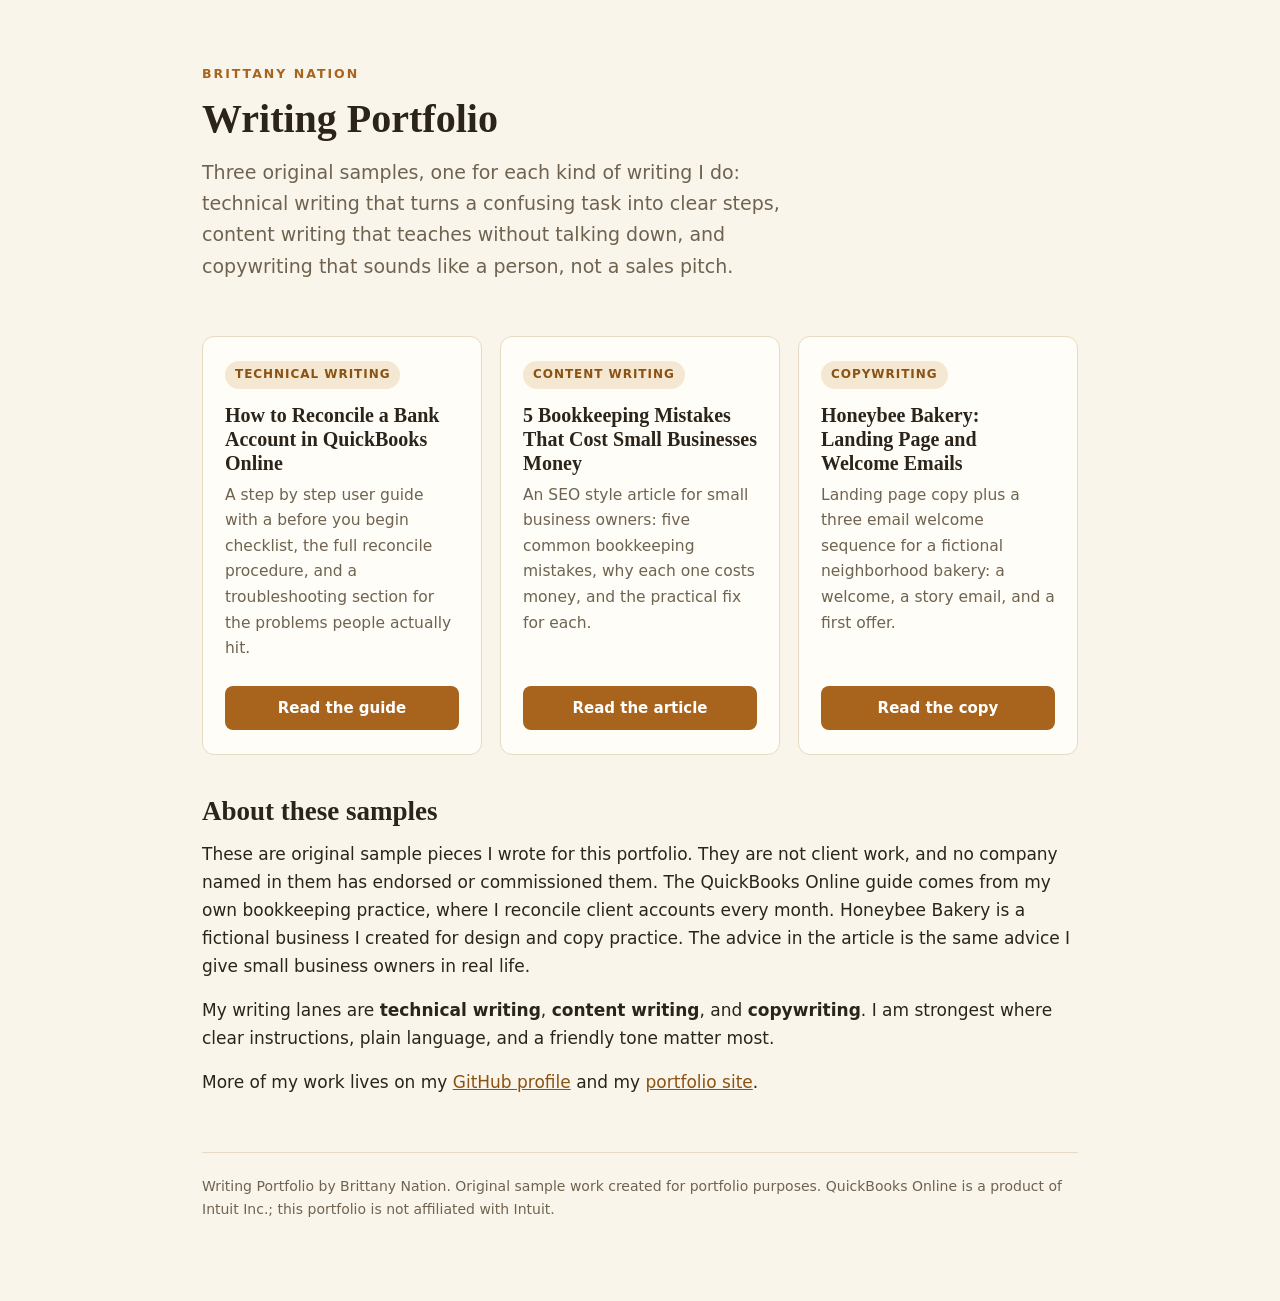
<file: index.html>
<!DOCTYPE html>
<html lang="en">
<head>
  <meta charset="UTF-8" />
  <meta name="viewport" content="width=device-width, initial-scale=1.0" />
  <meta name="description" content="Writing portfolio of Brittany Nation: technical writing, content writing, and copywriting samples." />
  <title>Writing Portfolio | Brittany Nation</title>
  <link rel="stylesheet" href="styles.css" />
</head>
<body>
  <div class="wrap-wide">
    <header class="site">
      <p class="kicker">Brittany Nation</p>
      <h1>Writing Portfolio</h1>
      <p class="lede">Three original samples, one for each kind of writing I do: technical writing that turns a confusing task into clear steps, content writing that teaches without talking down, and copywriting that sounds like a person, not a sales pitch.</p>
    </header>

    <main>
      <div class="cards">
        <div class="card">
          <span class="tag">Technical Writing</span>
          <h3>How to Reconcile a Bank Account in QuickBooks Online</h3>
          <p>A step by step user guide with a before you begin checklist, the full reconcile procedure, and a troubleshooting section for the problems people actually hit.</p>
          <a class="btn" href="technical-writing.html">Read the guide</a>
        </div>

        <div class="card">
          <span class="tag">Content Writing</span>
          <h3>5 Bookkeeping Mistakes That Cost Small Businesses Money</h3>
          <p>An SEO style article for small business owners: five common bookkeeping mistakes, why each one costs money, and the practical fix for each.</p>
          <a class="btn" href="content-writing.html">Read the article</a>
        </div>

        <div class="card">
          <span class="tag">Copywriting</span>
          <h3>Honeybee Bakery: Landing Page and Welcome Emails</h3>
          <p>Landing page copy plus a three email welcome sequence for a fictional neighborhood bakery: a welcome, a story email, and a first offer.</p>
          <a class="btn" href="copywriting.html">Read the copy</a>
        </div>
      </div>

      <h2>About these samples</h2>
      <p>These are original sample pieces I wrote for this portfolio. They are not client work, and no company named in them has endorsed or commissioned them. The QuickBooks Online guide comes from my own bookkeeping practice, where I reconcile client accounts every month. Honeybee Bakery is a fictional business I created for design and copy practice. The advice in the article is the same advice I give small business owners in real life.</p>
      <p>My writing lanes are <strong>technical writing</strong>, <strong>content writing</strong>, and <strong>copywriting</strong>. I am strongest where clear instructions, plain language, and a friendly tone matter most.</p>
      <p>More of my work lives on my <a href="https://github.com/BrittanyNation">GitHub profile</a> and my <a href="https://brittanynation.github.io/brittany-nation-portfolio/">portfolio site</a>.</p>
    </main>

    <footer class="site">
      <p>Writing Portfolio by Brittany Nation. Original sample work created for portfolio purposes. QuickBooks Online is a product of Intuit Inc.; this portfolio is not affiliated with Intuit.</p>
    </footer>
  </div>
</body>
</html>
</file>
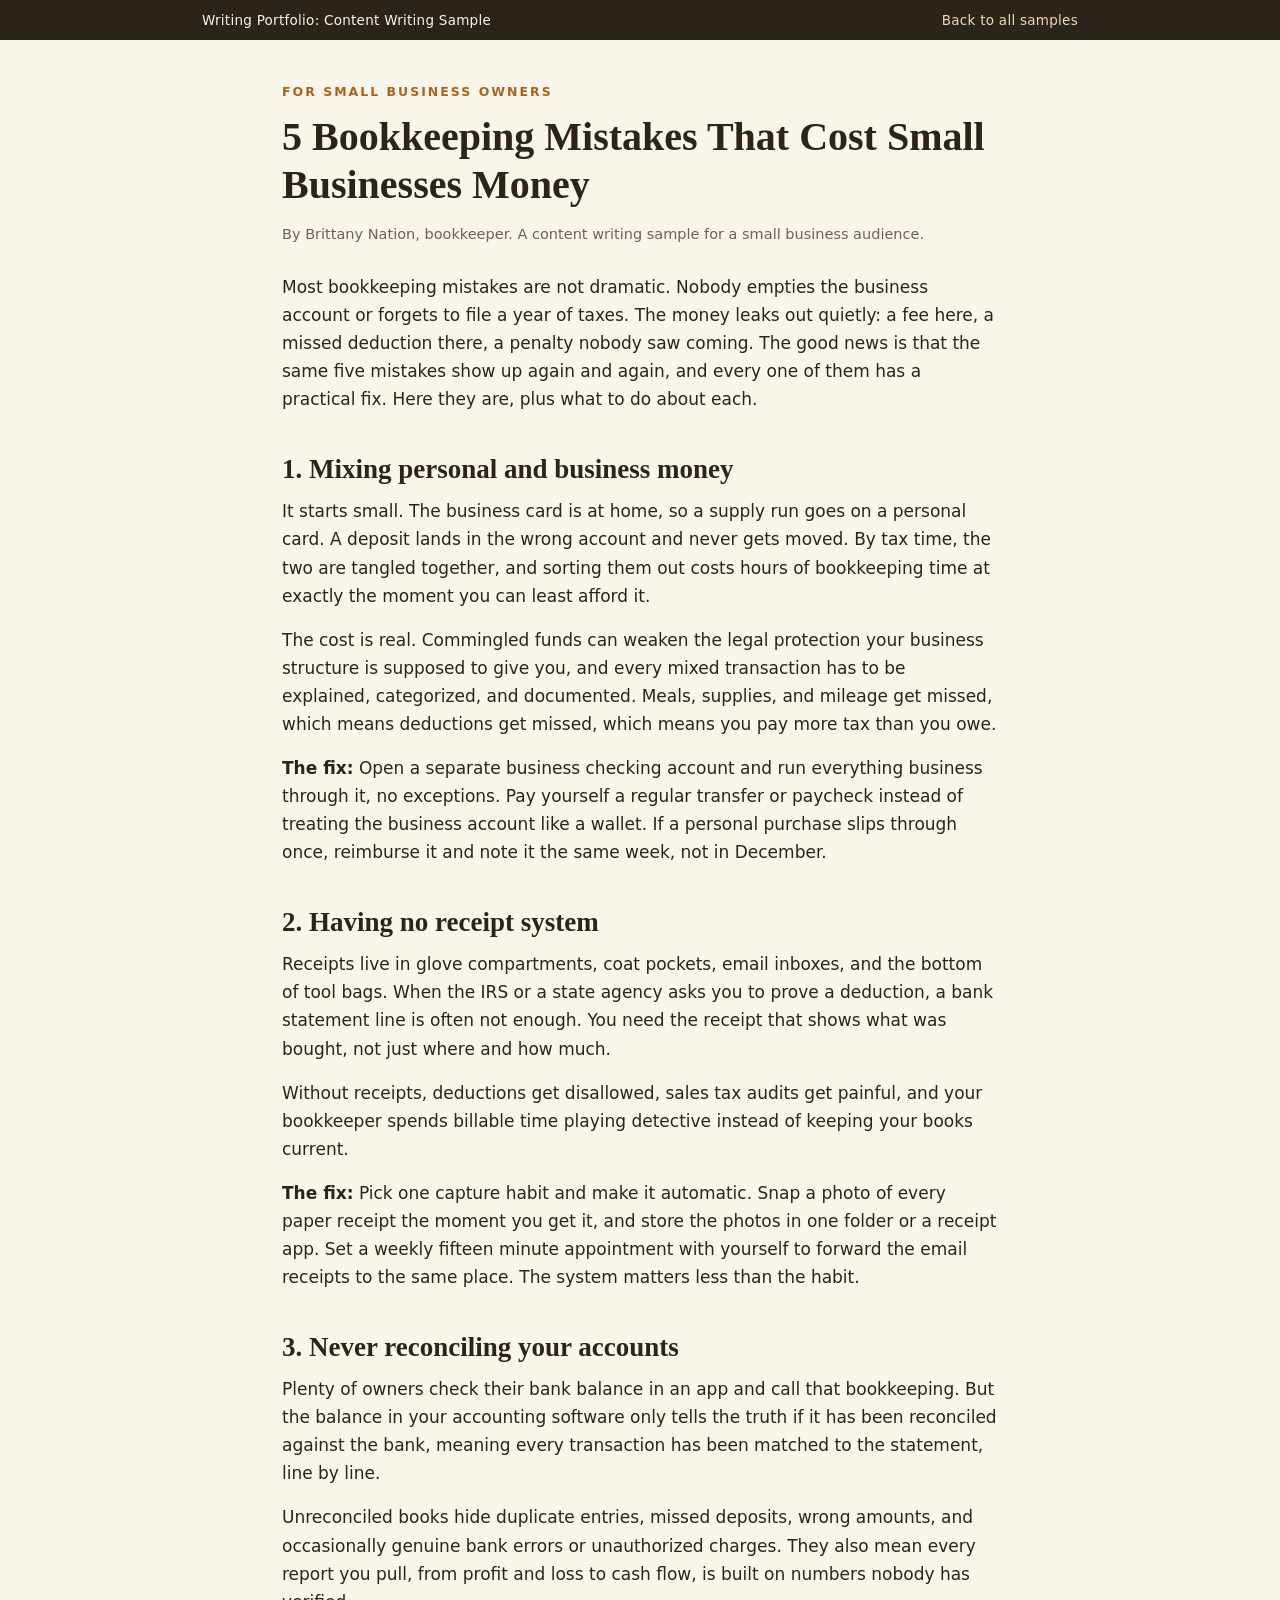
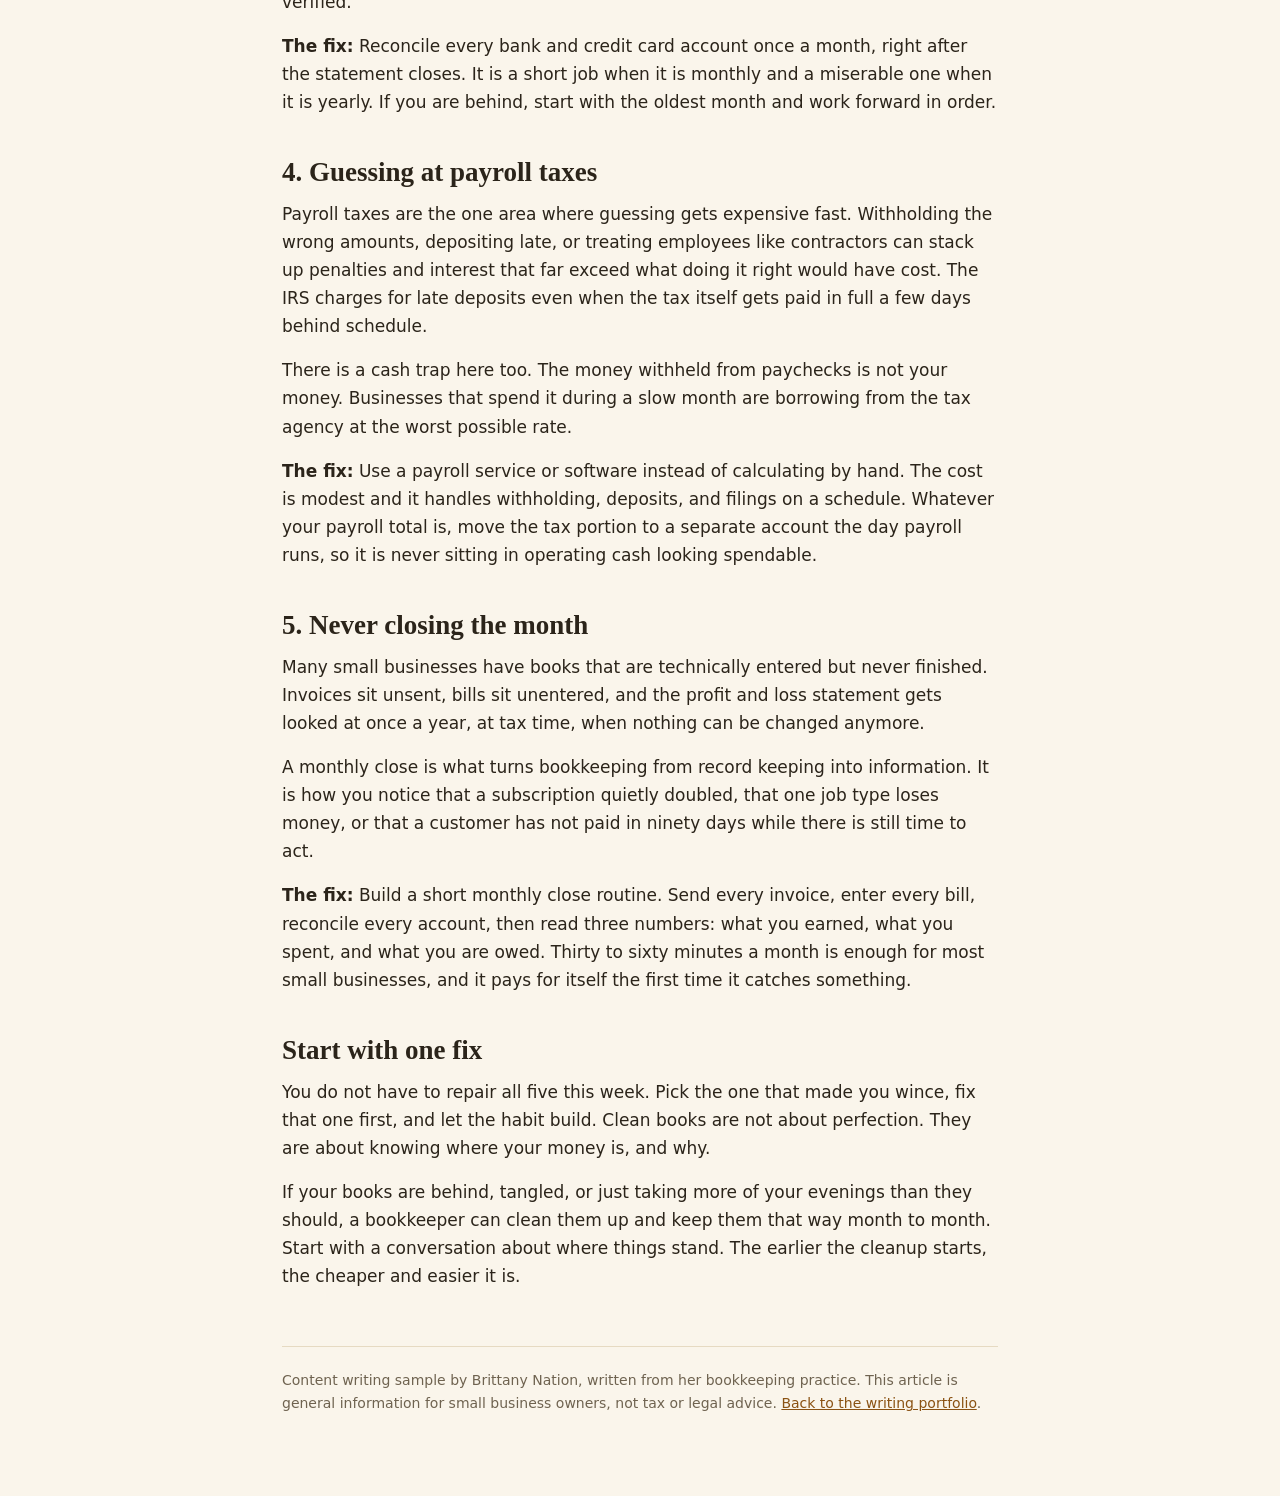
<file: content-writing.html>
<!DOCTYPE html>
<html lang="en">
<head>
  <meta charset="UTF-8" />
  <meta name="viewport" content="width=device-width, initial-scale=1.0" />
  <meta name="description" content="Content writing sample by Brittany Nation: 5 bookkeeping mistakes that cost small businesses money, and how to fix each one." />
  <title>5 Bookkeeping Mistakes That Cost Small Businesses Money | Brittany Nation</title>
  <link rel="stylesheet" href="styles.css" />
</head>
<body>
  <div class="sample-bar">
    <div class="bar-in">
      <span>Writing Portfolio: Content Writing Sample</span>
      <a href="index.html">Back to all samples</a>
    </div>
  </div>

  <div class="wrap">
    <article class="post">
      <p class="kicker">For Small Business Owners</p>
      <h1>5 Bookkeeping Mistakes That Cost Small Businesses Money</h1>
      <p class="byline">By Brittany Nation, bookkeeper. A content writing sample for a small business audience.</p>

      <p>Most bookkeeping mistakes are not dramatic. Nobody empties the business account or forgets to file a year of taxes. The money leaks out quietly: a fee here, a missed deduction there, a penalty nobody saw coming. The good news is that the same five mistakes show up again and again, and every one of them has a practical fix. Here they are, plus what to do about each.</p>

      <h2>1. Mixing personal and business money</h2>
      <p>It starts small. The business card is at home, so a supply run goes on a personal card. A deposit lands in the wrong account and never gets moved. By tax time, the two are tangled together, and sorting them out costs hours of bookkeeping time at exactly the moment you can least afford it.</p>
      <p>The cost is real. Commingled funds can weaken the legal protection your business structure is supposed to give you, and every mixed transaction has to be explained, categorized, and documented. Meals, supplies, and mileage get missed, which means deductions get missed, which means you pay more tax than you owe.</p>
      <p><strong>The fix:</strong> Open a separate business checking account and run everything business through it, no exceptions. Pay yourself a regular transfer or paycheck instead of treating the business account like a wallet. If a personal purchase slips through once, reimburse it and note it the same week, not in December.</p>

      <h2>2. Having no receipt system</h2>
      <p>Receipts live in glove compartments, coat pockets, email inboxes, and the bottom of tool bags. When the IRS or a state agency asks you to prove a deduction, a bank statement line is often not enough. You need the receipt that shows what was bought, not just where and how much.</p>
      <p>Without receipts, deductions get disallowed, sales tax audits get painful, and your bookkeeper spends billable time playing detective instead of keeping your books current.</p>
      <p><strong>The fix:</strong> Pick one capture habit and make it automatic. Snap a photo of every paper receipt the moment you get it, and store the photos in one folder or a receipt app. Set a weekly fifteen minute appointment with yourself to forward the email receipts to the same place. The system matters less than the habit.</p>

      <h2>3. Never reconciling your accounts</h2>
      <p>Plenty of owners check their bank balance in an app and call that bookkeeping. But the balance in your accounting software only tells the truth if it has been reconciled against the bank, meaning every transaction has been matched to the statement, line by line.</p>
      <p>Unreconciled books hide duplicate entries, missed deposits, wrong amounts, and occasionally genuine bank errors or unauthorized charges. They also mean every report you pull, from profit and loss to cash flow, is built on numbers nobody has verified.</p>
      <p><strong>The fix:</strong> Reconcile every bank and credit card account once a month, right after the statement closes. It is a short job when it is monthly and a miserable one when it is yearly. If you are behind, start with the oldest month and work forward in order.</p>

      <h2>4. Guessing at payroll taxes</h2>
      <p>Payroll taxes are the one area where guessing gets expensive fast. Withholding the wrong amounts, depositing late, or treating employees like contractors can stack up penalties and interest that far exceed what doing it right would have cost. The IRS charges for late deposits even when the tax itself gets paid in full a few days behind schedule.</p>
      <p>There is a cash trap here too. The money withheld from paychecks is not your money. Businesses that spend it during a slow month are borrowing from the tax agency at the worst possible rate.</p>
      <p><strong>The fix:</strong> Use a payroll service or software instead of calculating by hand. The cost is modest and it handles withholding, deposits, and filings on a schedule. Whatever your payroll total is, move the tax portion to a separate account the day payroll runs, so it is never sitting in operating cash looking spendable.</p>

      <h2>5. Never closing the month</h2>
      <p>Many small businesses have books that are technically entered but never finished. Invoices sit unsent, bills sit unentered, and the profit and loss statement gets looked at once a year, at tax time, when nothing can be changed anymore.</p>
      <p>A monthly close is what turns bookkeeping from record keeping into information. It is how you notice that a subscription quietly doubled, that one job type loses money, or that a customer has not paid in ninety days while there is still time to act.</p>
      <p><strong>The fix:</strong> Build a short monthly close routine. Send every invoice, enter every bill, reconcile every account, then read three numbers: what you earned, what you spent, and what you are owed. Thirty to sixty minutes a month is enough for most small businesses, and it pays for itself the first time it catches something.</p>

      <h2>Start with one fix</h2>
      <p>You do not have to repair all five this week. Pick the one that made you wince, fix that one first, and let the habit build. Clean books are not about perfection. They are about knowing where your money is, and why.</p>
      <p>If your books are behind, tangled, or just taking more of your evenings than they should, a bookkeeper can clean them up and keep them that way month to month. Start with a conversation about where things stand. The earlier the cleanup starts, the cheaper and easier it is.</p>
    </article>

    <footer class="site">
      <p>Content writing sample by Brittany Nation, written from her bookkeeping practice. This article is general information for small business owners, not tax or legal advice. <a href="index.html">Back to the writing portfolio</a>.</p>
    </footer>
  </div>
</body>
</html>
</file>
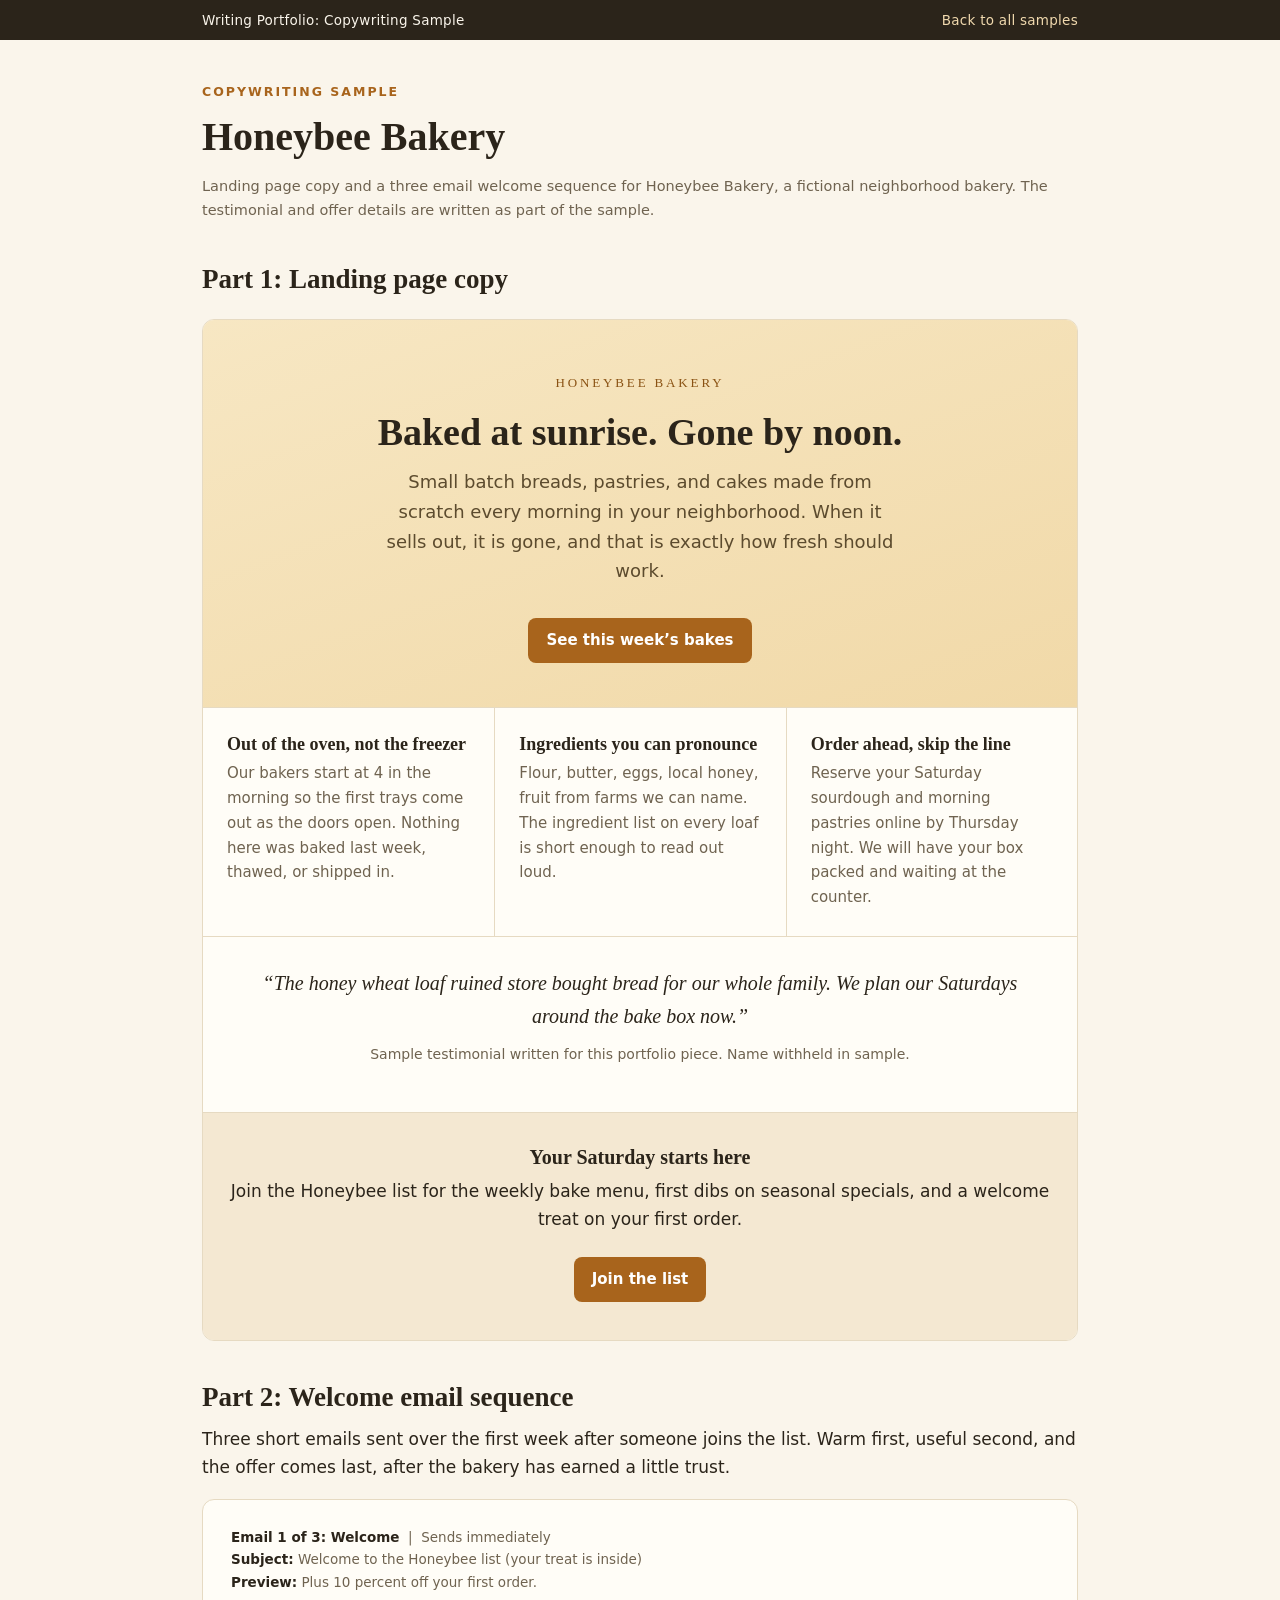
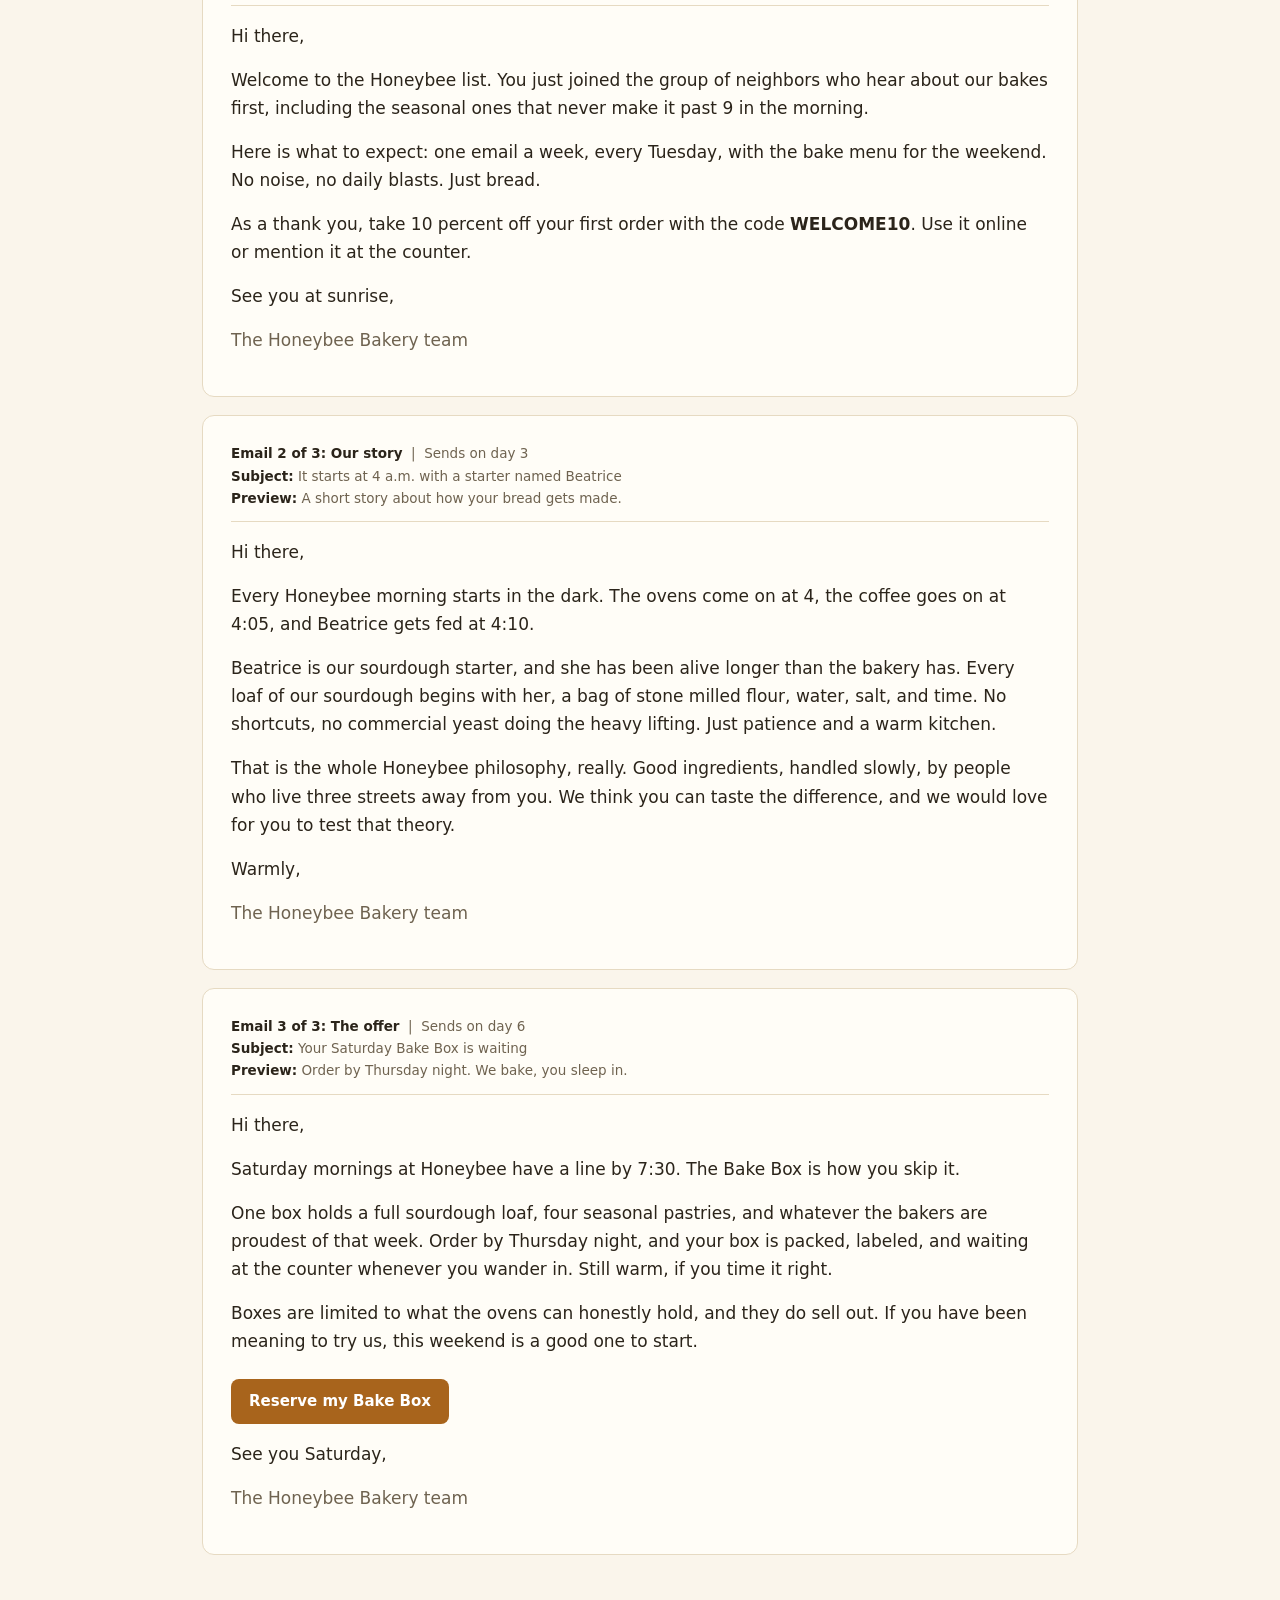
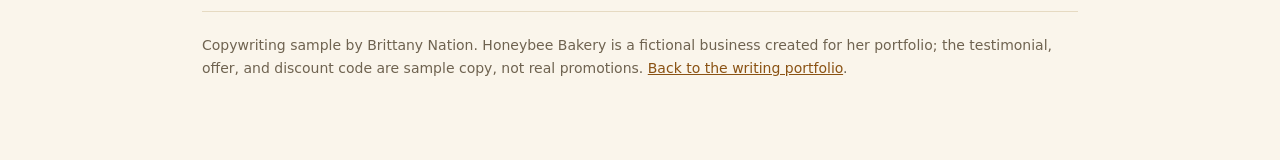
<file: copywriting.html>
<!DOCTYPE html>
<html lang="en">
<head>
  <meta charset="UTF-8" />
  <meta name="viewport" content="width=device-width, initial-scale=1.0" />
  <meta name="description" content="Copywriting sample by Brittany Nation: landing page copy and a three email welcome sequence for the fictional Honeybee Bakery." />
  <title>Honeybee Bakery: Landing Page and Welcome Emails | Brittany Nation</title>
  <link rel="stylesheet" href="styles.css" />
</head>
<body>
  <div class="sample-bar">
    <div class="bar-in">
      <span>Writing Portfolio: Copywriting Sample</span>
      <a href="index.html">Back to all samples</a>
    </div>
  </div>

  <div class="wrap-wide">
    <article class="post">
      <p class="kicker">Copywriting Sample</p>
      <h1>Honeybee Bakery</h1>
      <p class="byline">Landing page copy and a three email welcome sequence for Honeybee Bakery, a fictional neighborhood bakery. The testimonial and offer details are written as part of the sample.</p>

      <h2>Part 1: Landing page copy</h2>

      <div class="landing-frame">
        <div class="landing-hero">
          <p class="brand">Honeybee Bakery</p>
          <h2>Baked at sunrise. Gone by noon.</h2>
          <p>Small batch breads, pastries, and cakes made from scratch every morning in your neighborhood. When it sells out, it is gone, and that is exactly how fresh should work.</p>
          <a class="btn" href="#emails">See this week&#8217;s bakes</a>
        </div>

        <div class="benefits">
          <div class="benefit">
            <h3>Out of the oven, not the freezer</h3>
            <p>Our bakers start at 4 in the morning so the first trays come out as the doors open. Nothing here was baked last week, thawed, or shipped in.</p>
          </div>
          <div class="benefit">
            <h3>Ingredients you can pronounce</h3>
            <p>Flour, butter, eggs, local honey, fruit from farms we can name. The ingredient list on every loaf is short enough to read out loud.</p>
          </div>
          <div class="benefit">
            <h3>Order ahead, skip the line</h3>
            <p>Reserve your Saturday sourdough and morning pastries online by Thursday night. We will have your box packed and waiting at the counter.</p>
          </div>
        </div>

        <div class="testimonial">
          <blockquote>&#8220;The honey wheat loaf ruined store bought bread for our whole family. We plan our Saturdays around the bake box now.&#8221;</blockquote>
          <p class="who">Sample testimonial written for this portfolio piece. Name withheld in sample.</p>
        </div>

        <div class="landing-cta">
          <h3>Your Saturday starts here</h3>
          <p>Join the Honeybee list for the weekly bake menu, first dibs on seasonal specials, and a welcome treat on your first order.</p>
          <a class="btn" href="#emails">Join the list</a>
        </div>
      </div>

      <h2 id="emails">Part 2: Welcome email sequence</h2>
      <p>Three short emails sent over the first week after someone joins the list. Warm first, useful second, and the offer comes last, after the bakery has earned a little trust.</p>

      <div class="email-card">
        <div class="meta">
          <div><strong>Email 1 of 3: Welcome</strong> &nbsp;|&nbsp; Sends immediately</div>
          <div><strong>Subject:</strong> Welcome to the Honeybee list (your treat is inside)</div>
          <div><strong>Preview:</strong> Plus 10 percent off your first order.</div>
        </div>
        <p>Hi there,</p>
        <p>Welcome to the Honeybee list. You just joined the group of neighbors who hear about our bakes first, including the seasonal ones that never make it past 9 in the morning.</p>
        <p>Here is what to expect: one email a week, every Tuesday, with the bake menu for the weekend. No noise, no daily blasts. Just bread.</p>
        <p>As a thank you, take 10 percent off your first order with the code <strong>WELCOME10</strong>. Use it online or mention it at the counter.</p>
        <p>See you at sunrise,</p>
        <p class="sign">The Honeybee Bakery team</p>
      </div>

      <div class="email-card">
        <div class="meta">
          <div><strong>Email 2 of 3: Our story</strong> &nbsp;|&nbsp; Sends on day 3</div>
          <div><strong>Subject:</strong> It starts at 4 a.m. with a starter named Beatrice</div>
          <div><strong>Preview:</strong> A short story about how your bread gets made.</div>
        </div>
        <p>Hi there,</p>
        <p>Every Honeybee morning starts in the dark. The ovens come on at 4, the coffee goes on at 4:05, and Beatrice gets fed at 4:10.</p>
        <p>Beatrice is our sourdough starter, and she has been alive longer than the bakery has. Every loaf of our sourdough begins with her, a bag of stone milled flour, water, salt, and time. No shortcuts, no commercial yeast doing the heavy lifting. Just patience and a warm kitchen.</p>
        <p>That is the whole Honeybee philosophy, really. Good ingredients, handled slowly, by people who live three streets away from you. We think you can taste the difference, and we would love for you to test that theory.</p>
        <p>Warmly,</p>
        <p class="sign">The Honeybee Bakery team</p>
      </div>

      <div class="email-card">
        <div class="meta">
          <div><strong>Email 3 of 3: The offer</strong> &nbsp;|&nbsp; Sends on day 6</div>
          <div><strong>Subject:</strong> Your Saturday Bake Box is waiting</div>
          <div><strong>Preview:</strong> Order by Thursday night. We bake, you sleep in.</div>
        </div>
        <p>Hi there,</p>
        <p>Saturday mornings at Honeybee have a line by 7:30. The Bake Box is how you skip it.</p>
        <p>One box holds a full sourdough loaf, four seasonal pastries, and whatever the bakers are proudest of that week. Order by Thursday night, and your box is packed, labeled, and waiting at the counter whenever you wander in. Still warm, if you time it right.</p>
        <p>Boxes are limited to what the ovens can honestly hold, and they do sell out. If you have been meaning to try us, this weekend is a good one to start.</p>
        <p><a class="btn" href="#emails">Reserve my Bake Box</a></p>
        <p>See you Saturday,</p>
        <p class="sign">The Honeybee Bakery team</p>
      </div>
    </article>

    <footer class="site">
      <p>Copywriting sample by Brittany Nation. Honeybee Bakery is a fictional business created for her portfolio; the testimonial, offer, and discount code are sample copy, not real promotions. <a href="index.html">Back to the writing portfolio</a>.</p>
    </footer>
  </div>
</body>
</html>
</file>
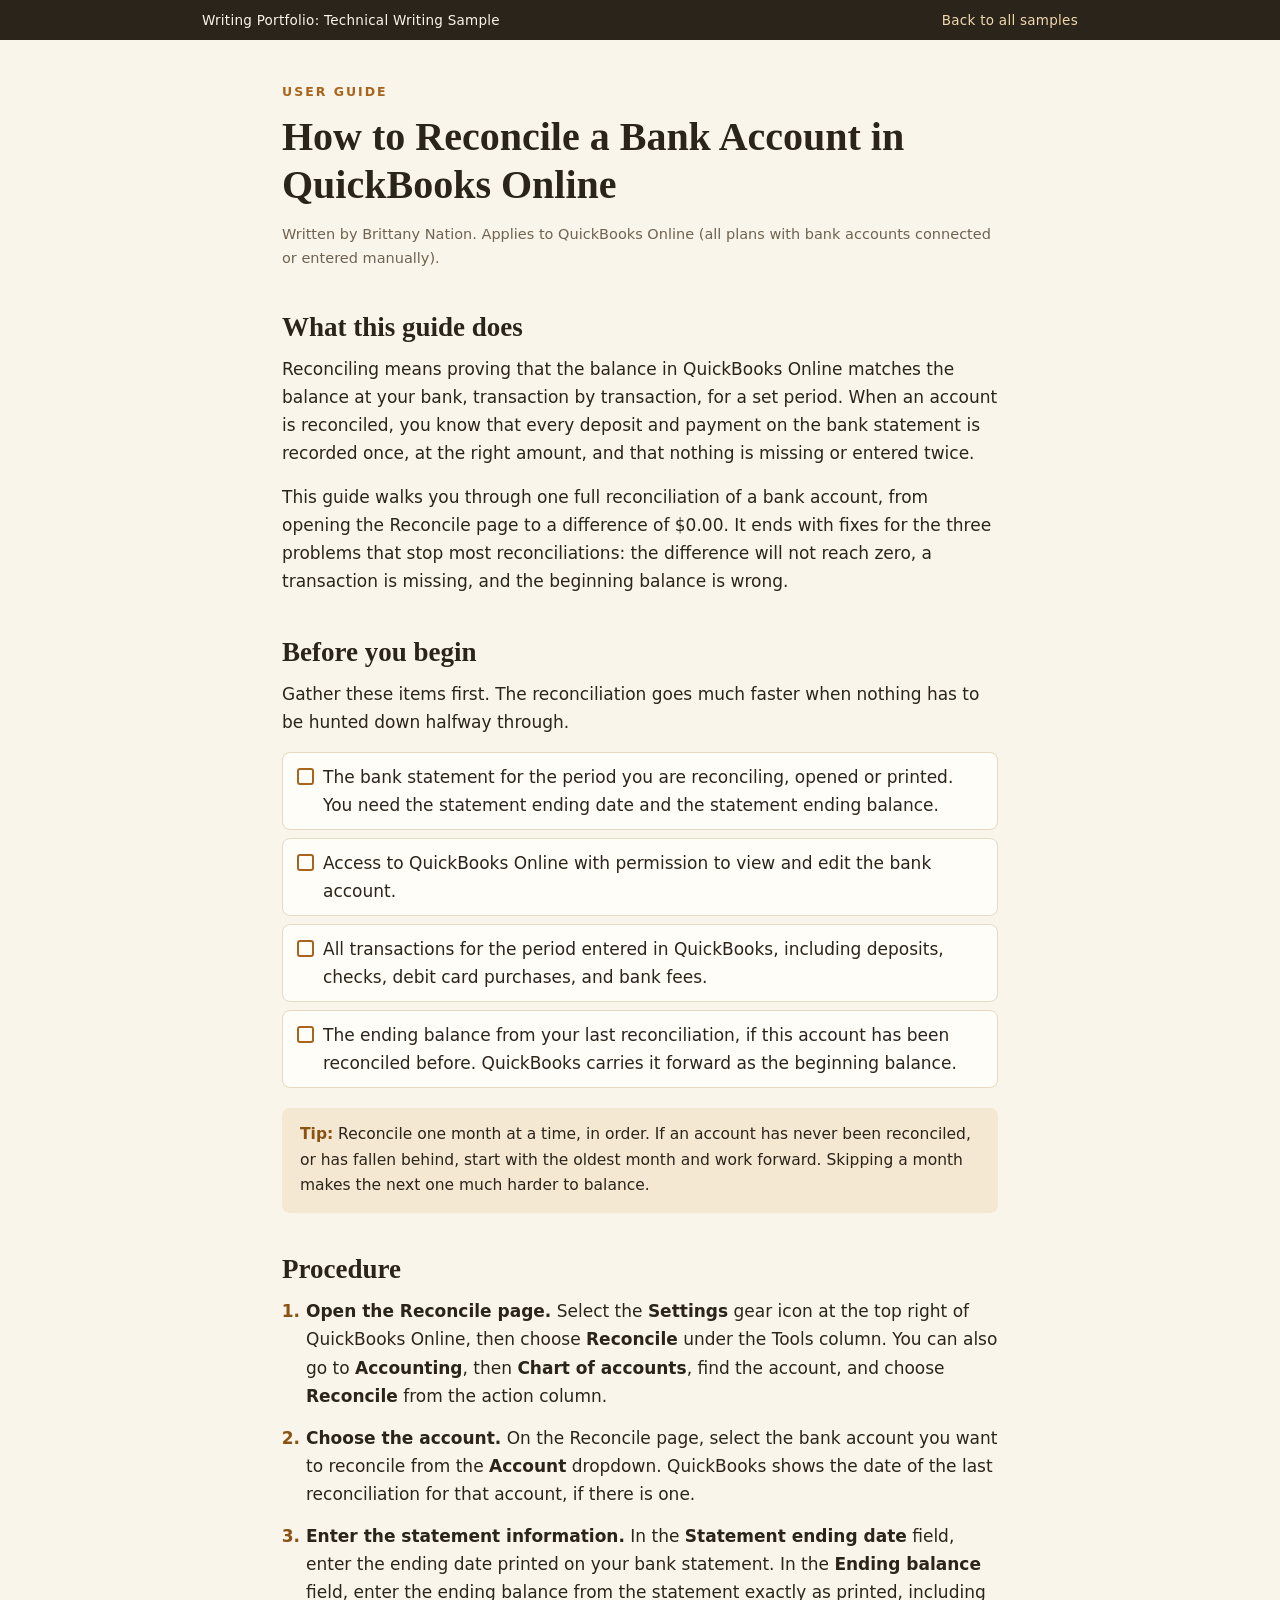
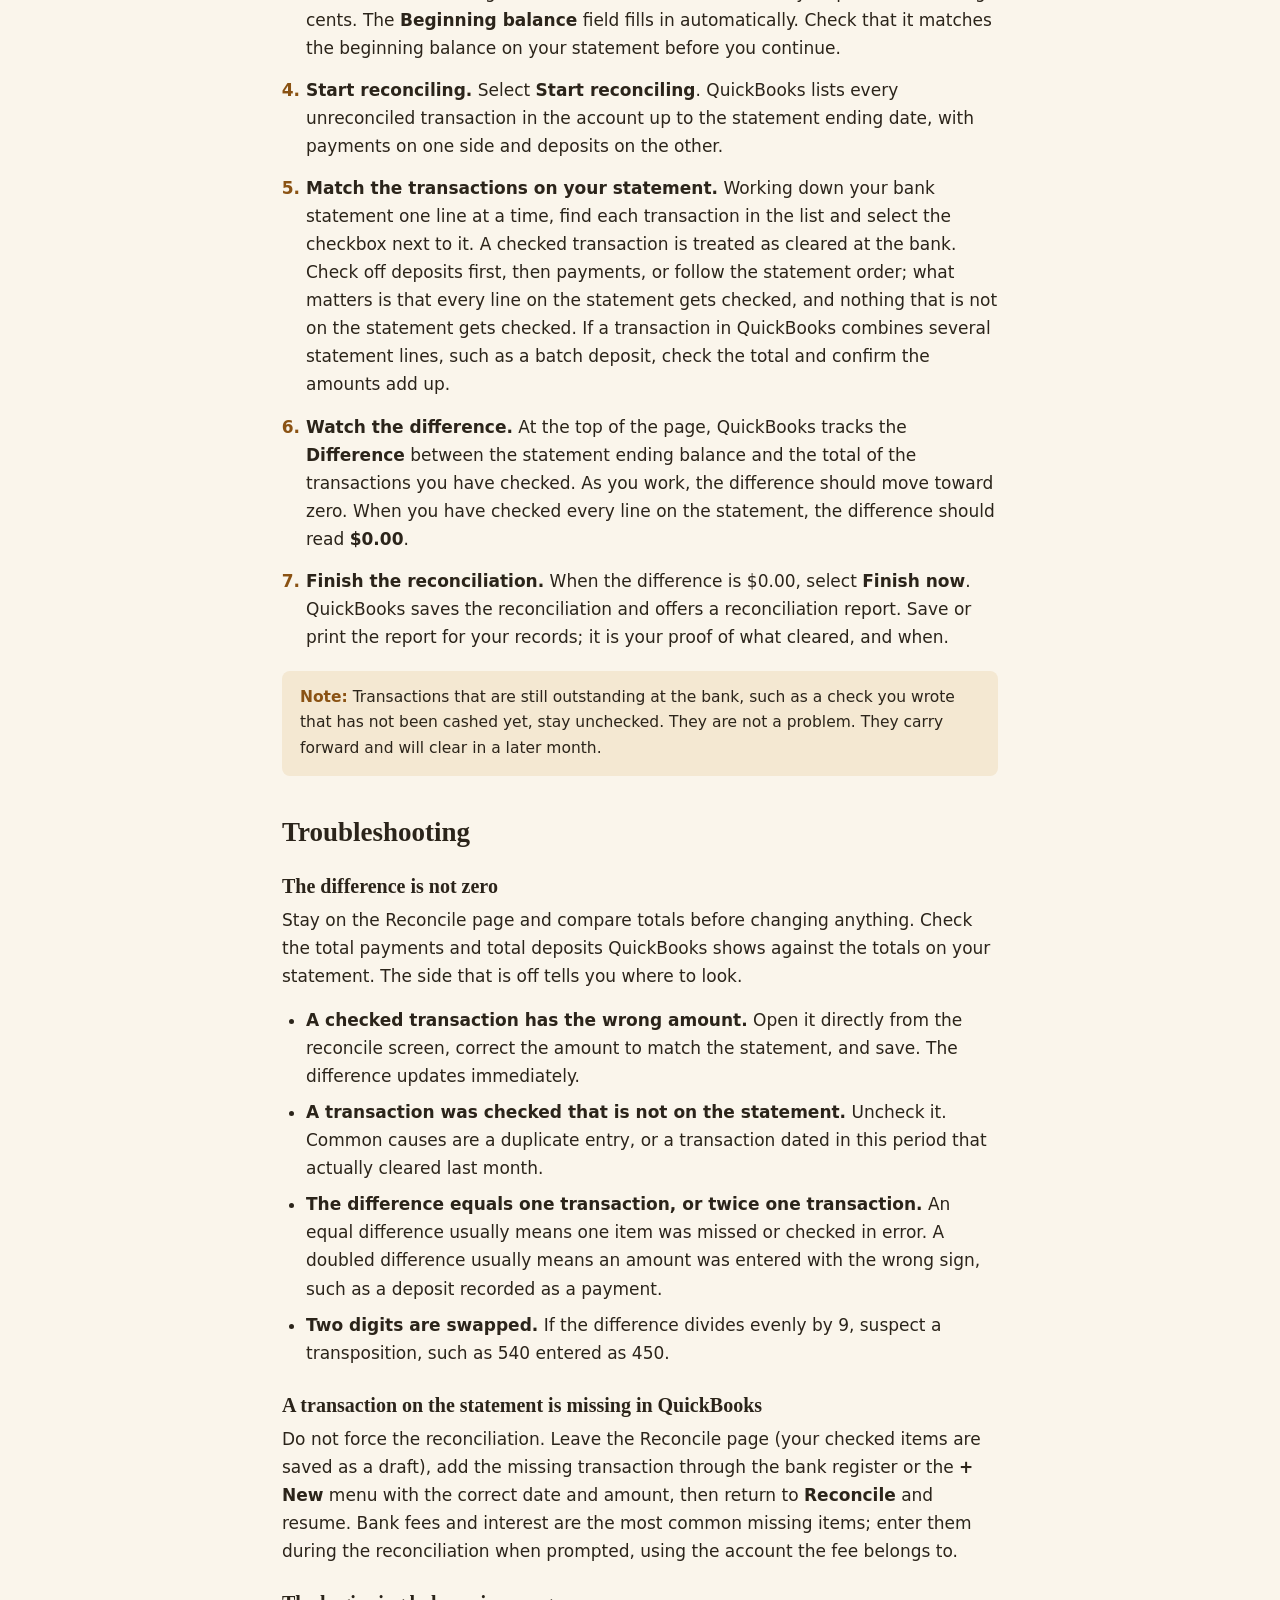
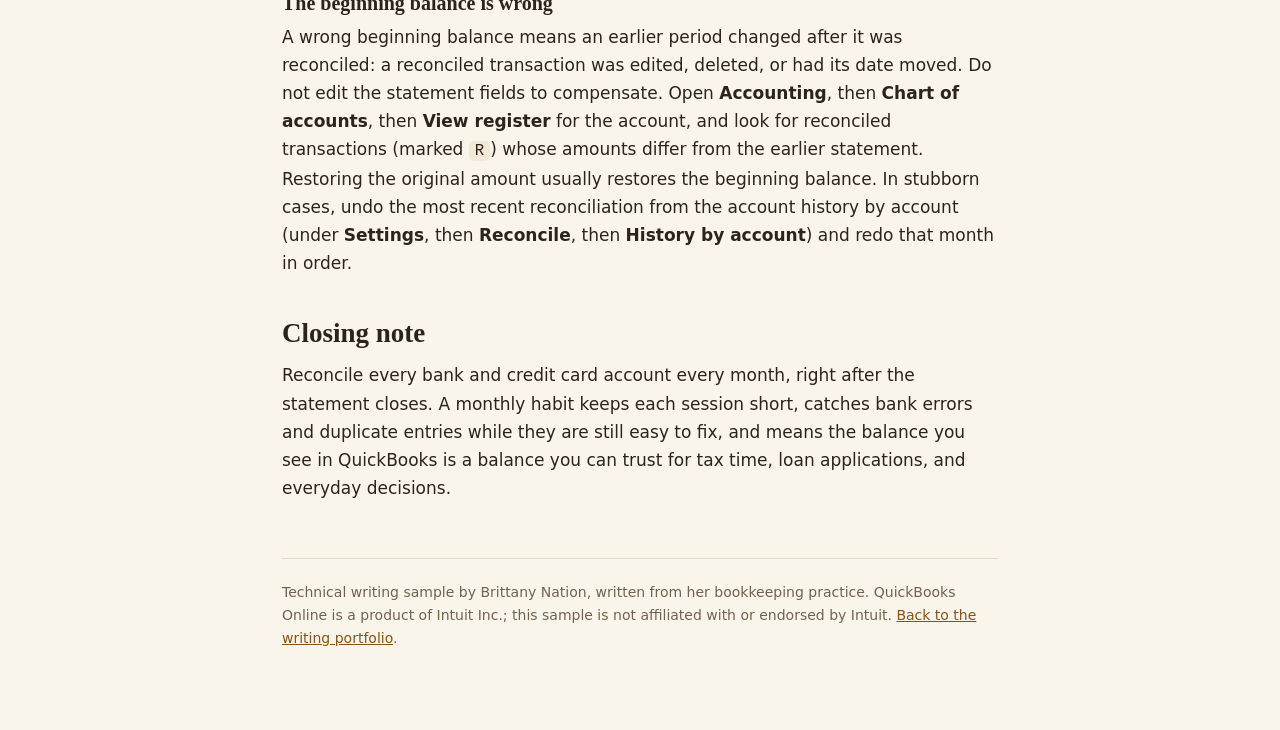
<file: technical-writing.html>
<!DOCTYPE html>
<html lang="en">
<head>
  <meta charset="UTF-8" />
  <meta name="viewport" content="width=device-width, initial-scale=1.0" />
  <meta name="description" content="Technical writing sample by Brittany Nation: a step by step guide to reconciling a bank account in QuickBooks Online." />
  <title>How to Reconcile a Bank Account in QuickBooks Online | Brittany Nation</title>
  <link rel="stylesheet" href="styles.css" />
</head>
<body>
  <div class="sample-bar">
    <div class="bar-in">
      <span>Writing Portfolio: Technical Writing Sample</span>
      <a href="index.html">Back to all samples</a>
    </div>
  </div>

  <div class="wrap">
    <article class="guide">
      <p class="kicker">User Guide</p>
      <h1>How to Reconcile a Bank Account in QuickBooks Online</h1>
      <p class="byline">Written by Brittany Nation. Applies to QuickBooks Online (all plans with bank accounts connected or entered manually).</p>

      <h2>What this guide does</h2>
      <p>Reconciling means proving that the balance in QuickBooks Online matches the balance at your bank, transaction by transaction, for a set period. When an account is reconciled, you know that every deposit and payment on the bank statement is recorded once, at the right amount, and that nothing is missing or entered twice.</p>
      <p>This guide walks you through one full reconciliation of a bank account, from opening the Reconcile page to a difference of $0.00. It ends with fixes for the three problems that stop most reconciliations: the difference will not reach zero, a transaction is missing, and the beginning balance is wrong.</p>

      <h2>Before you begin</h2>
      <p>Gather these items first. The reconciliation goes much faster when nothing has to be hunted down halfway through.</p>
      <ul class="checklist">
        <li>The bank statement for the period you are reconciling, opened or printed. You need the statement ending date and the statement ending balance.</li>
        <li>Access to QuickBooks Online with permission to view and edit the bank account.</li>
        <li>All transactions for the period entered in QuickBooks, including deposits, checks, debit card purchases, and bank fees.</li>
        <li>The ending balance from your last reconciliation, if this account has been reconciled before. QuickBooks carries it forward as the beginning balance.</li>
      </ul>
      <div class="note"><strong>Tip:</strong> Reconcile one month at a time, in order. If an account has never been reconciled, or has fallen behind, start with the oldest month and work forward. Skipping a month makes the next one much harder to balance.</div>

      <h2>Procedure</h2>
      <ol class="steps">
        <li><strong>Open the Reconcile page.</strong> Select the <strong>Settings</strong> gear icon at the top right of QuickBooks Online, then choose <strong>Reconcile</strong> under the Tools column. You can also go to <strong>Accounting</strong>, then <strong>Chart of accounts</strong>, find the account, and choose <strong>Reconcile</strong> from the action column.</li>
        <li><strong>Choose the account.</strong> On the Reconcile page, select the bank account you want to reconcile from the <strong>Account</strong> dropdown. QuickBooks shows the date of the last reconciliation for that account, if there is one.</li>
        <li><strong>Enter the statement information.</strong> In the <strong>Statement ending date</strong> field, enter the ending date printed on your bank statement. In the <strong>Ending balance</strong> field, enter the ending balance from the statement exactly as printed, including cents. The <strong>Beginning balance</strong> field fills in automatically. Check that it matches the beginning balance on your statement before you continue.</li>
        <li><strong>Start reconciling.</strong> Select <strong>Start reconciling</strong>. QuickBooks lists every unreconciled transaction in the account up to the statement ending date, with payments on one side and deposits on the other.</li>
        <li><strong>Match the transactions on your statement.</strong> Working down your bank statement one line at a time, find each transaction in the list and select the checkbox next to it. A checked transaction is treated as cleared at the bank. Check off deposits first, then payments, or follow the statement order; what matters is that every line on the statement gets checked, and nothing that is not on the statement gets checked. If a transaction in QuickBooks combines several statement lines, such as a batch deposit, check the total and confirm the amounts add up.</li>
        <li><strong>Watch the difference.</strong> At the top of the page, QuickBooks tracks the <strong>Difference</strong> between the statement ending balance and the total of the transactions you have checked. As you work, the difference should move toward zero. When you have checked every line on the statement, the difference should read <strong>$0.00</strong>.</li>
        <li><strong>Finish the reconciliation.</strong> When the difference is $0.00, select <strong>Finish now</strong>. QuickBooks saves the reconciliation and offers a reconciliation report. Save or print the report for your records; it is your proof of what cleared, and when.</li>
      </ol>
      <div class="note"><strong>Note:</strong> Transactions that are still outstanding at the bank, such as a check you wrote that has not been cashed yet, stay unchecked. They are not a problem. They carry forward and will clear in a later month.</div>

      <h2>Troubleshooting</h2>

      <h3>The difference is not zero</h3>
      <p>Stay on the Reconcile page and compare totals before changing anything. Check the total payments and total deposits QuickBooks shows against the totals on your statement. The side that is off tells you where to look.</p>
      <ul>
        <li><strong>A checked transaction has the wrong amount.</strong> Open it directly from the reconcile screen, correct the amount to match the statement, and save. The difference updates immediately.</li>
        <li><strong>A transaction was checked that is not on the statement.</strong> Uncheck it. Common causes are a duplicate entry, or a transaction dated in this period that actually cleared last month.</li>
        <li><strong>The difference equals one transaction, or twice one transaction.</strong> An equal difference usually means one item was missed or checked in error. A doubled difference usually means an amount was entered with the wrong sign, such as a deposit recorded as a payment.</li>
        <li><strong>Two digits are swapped.</strong> If the difference divides evenly by 9, suspect a transposition, such as 540 entered as 450.</li>
      </ul>

      <h3>A transaction on the statement is missing in QuickBooks</h3>
      <p>Do not force the reconciliation. Leave the Reconcile page (your checked items are saved as a draft), add the missing transaction through the bank register or the <strong>+ New</strong> menu with the correct date and amount, then return to <strong>Reconcile</strong> and resume. Bank fees and interest are the most common missing items; enter them during the reconciliation when prompted, using the account the fee belongs to.</p>

      <h3>The beginning balance is wrong</h3>
      <p>A wrong beginning balance means an earlier period changed after it was reconciled: a reconciled transaction was edited, deleted, or had its date moved. Do not edit the statement fields to compensate. Open <strong>Accounting</strong>, then <strong>Chart of accounts</strong>, then <strong>View register</strong> for the account, and look for reconciled transactions (marked <code>R</code>) whose amounts differ from the earlier statement. Restoring the original amount usually restores the beginning balance. In stubborn cases, undo the most recent reconciliation from the account history by account (under <strong>Settings</strong>, then <strong>Reconcile</strong>, then <strong>History by account</strong>) and redo that month in order.</p>

      <h2>Closing note</h2>
      <p>Reconcile every bank and credit card account every month, right after the statement closes. A monthly habit keeps each session short, catches bank errors and duplicate entries while they are still easy to fix, and means the balance you see in QuickBooks is a balance you can trust for tax time, loan applications, and everyday decisions.</p>
    </article>

    <footer class="site">
      <p>Technical writing sample by Brittany Nation, written from her bookkeeping practice. QuickBooks Online is a product of Intuit Inc.; this sample is not affiliated with or endorsed by Intuit. <a href="index.html">Back to the writing portfolio</a>.</p>
    </footer>
  </div>
</body>
</html>
</file>
<file: styles.css>
/* Writing Portfolio - Brittany Nation
   Hand-written CSS, no frameworks. Cream and ink palette. */

:root {
  --cream: #FAF5EB;
  --paper: #FFFDF7;
  --ink: #2B241A;
  --muted: #6F6350;
  --accent: #A8641C;
  --accent-dark: #8A5213;
  --accent-soft: #F4E8D2;
  --line: #E6DAC2;
  --radius: 12px;
}

* { box-sizing: border-box; }

html { scroll-behavior: smooth; }

body {
  margin: 0;
  background: var(--cream);
  color: var(--ink);
  font-family: "Segoe UI", system-ui, -apple-system, Arial, sans-serif;
  font-size: 17px;
  line-height: 1.65;
}

.wrap {
  max-width: 760px;
  margin: 0 auto;
  padding: 0 22px 64px;
}

.wrap-wide {
  max-width: 920px;
  margin: 0 auto;
  padding: 0 22px 64px;
}

/* Slim portfolio bar on sample pages */
.sample-bar {
  background: var(--ink);
  color: var(--cream);
  font-size: 13.5px;
  letter-spacing: 0.02em;
}
.sample-bar .bar-in {
  max-width: 920px;
  margin: 0 auto;
  padding: 9px 22px;
  display: flex;
  justify-content: space-between;
  gap: 16px;
  flex-wrap: wrap;
}
.sample-bar a { color: #F0D9AE; text-decoration: none; }
.sample-bar a:hover { text-decoration: underline; }

/* Site header (index) */
header.site {
  padding: 64px 0 8px;
  text-align: left;
}
.kicker {
  text-transform: uppercase;
  letter-spacing: 0.16em;
  font-size: 12.5px;
  font-weight: 700;
  color: var(--accent);
  margin: 0 0 10px;
}
h1, h2, h3 {
  font-family: Georgia, "Times New Roman", serif;
  font-weight: 700;
  line-height: 1.2;
  color: var(--ink);
}
h1 { font-size: 40px; margin: 0 0 14px; }
h2 { font-size: 27px; margin: 40px 0 12px; }
h3 { font-size: 20px; margin: 26px 0 8px; }
p { margin: 0 0 16px; }
.lede { font-size: 19px; color: var(--muted); max-width: 620px; }

a { color: var(--accent-dark); }

/* Sample cards on the index */
.cards { display: grid; gap: 18px; margin-top: 30px; }
@media (min-width: 720px) {
  .cards { grid-template-columns: 1fr 1fr 1fr; }
}
.card {
  background: var(--paper);
  border: 1px solid var(--line);
  border-radius: var(--radius);
  padding: 24px 22px;
  display: flex;
  flex-direction: column;
}
.card .tag {
  align-self: flex-start;
  background: var(--accent-soft);
  color: var(--accent-dark);
  font-size: 12px;
  font-weight: 700;
  letter-spacing: 0.08em;
  text-transform: uppercase;
  padding: 4px 10px;
  border-radius: 999px;
  margin-bottom: 14px;
}
.card h3 { margin: 0 0 8px; font-size: 20px; }
.card p { color: var(--muted); font-size: 15.5px; flex: 1; }
.btn {
  display: inline-block;
  background: var(--accent);
  color: #fff;
  text-decoration: none;
  font-weight: 600;
  font-size: 15px;
  padding: 10px 18px;
  border-radius: 8px;
  margin-top: 8px;
  text-align: center;
}
.btn:hover { background: var(--accent-dark); }
.btn-ghost {
  background: transparent;
  color: var(--accent-dark);
  border: 1.5px solid var(--accent);
}
.btn-ghost:hover { background: var(--accent-soft); }

/* Article / guide body */
article.guide, article.post { padding-top: 42px; }
.byline { color: var(--muted); font-size: 14.5px; margin-bottom: 26px; }
ul, ol { margin: 0 0 18px; padding-left: 24px; }
li { margin-bottom: 8px; }
.checklist { list-style: none; padding-left: 0; }
.checklist li {
  background: var(--paper);
  border: 1px solid var(--line);
  border-radius: 8px;
  padding: 10px 14px 10px 40px;
  position: relative;
}
.checklist li::before {
  content: "";
  position: absolute;
  left: 14px; top: 15px;
  width: 13px; height: 13px;
  border: 2px solid var(--accent);
  border-radius: 3px;
}
ol.steps > li { margin-bottom: 14px; }
ol.steps > li::marker { font-weight: 700; color: var(--accent-dark); }
.note {
  background: var(--accent-soft);
  border-radius: 8px;
  padding: 14px 18px;
  font-size: 15.5px;
  margin: 20px 0;
}
.note strong { color: var(--accent-dark); }
code {
  background: #F1E9D6;
  padding: 1px 6px;
  border-radius: 5px;
  font-size: 0.92em;
  font-family: Consolas, "Courier New", monospace;
}

/* Copywriting sample pieces */
.landing-frame {
  background: var(--paper);
  border: 1px solid var(--line);
  border-radius: var(--radius);
  overflow: hidden;
  margin: 24px 0 8px;
}
.landing-hero {
  background: linear-gradient(160deg, #F7E7C3 0%, #F1D9A8 100%);
  text-align: center;
  padding: 52px 28px 44px;
}
.landing-hero .brand {
  font-family: Georgia, serif;
  letter-spacing: 0.22em;
  text-transform: uppercase;
  font-size: 13px;
  color: var(--accent-dark);
  margin-bottom: 16px;
}
.landing-hero h2 { font-size: 38px; margin: 0 0 12px; }
.landing-hero p { color: #5C4B2E; font-size: 18px; max-width: 520px; margin: 0 auto 24px; }
.benefits {
  display: grid;
  gap: 0;
}
@media (min-width: 720px) {
  .benefits { grid-template-columns: 1fr 1fr 1fr; }
}
.benefit { padding: 26px 24px; border-top: 1px solid var(--line); }
.benefit + .benefit { border-left: 1px solid var(--line); }
@media (max-width: 719px) {
  .benefit + .benefit { border-left: none; }
}
.benefit h3 { margin: 0 0 6px; font-size: 18px; }
.benefit p { color: var(--muted); font-size: 15px; margin: 0; }
.testimonial {
  border-top: 1px solid var(--line);
  padding: 30px 34px;
  text-align: center;
}
.testimonial blockquote {
  font-family: Georgia, serif;
  font-size: 20px;
  font-style: italic;
  margin: 0 0 10px;
}
.testimonial .who { color: var(--muted); font-size: 14px; }
.landing-cta {
  border-top: 1px solid var(--line);
  background: var(--accent-soft);
  text-align: center;
  padding: 32px 24px 38px;
}
.landing-cta h3 { margin-top: 0; }

.email-card {
  background: var(--paper);
  border: 1px solid var(--line);
  border-radius: var(--radius);
  padding: 26px 28px;
  margin: 18px 0;
}
.email-card .meta {
  font-size: 13.5px;
  color: var(--muted);
  border-bottom: 1px solid var(--line);
  padding-bottom: 12px;
  margin-bottom: 16px;
}
.email-card .meta strong { color: var(--ink); }
.email-card .sign { color: var(--muted); }

footer.site {
  border-top: 1px solid var(--line);
  margin-top: 56px;
  padding-top: 22px;
  color: var(--muted);
  font-size: 14px;
}
</file>
